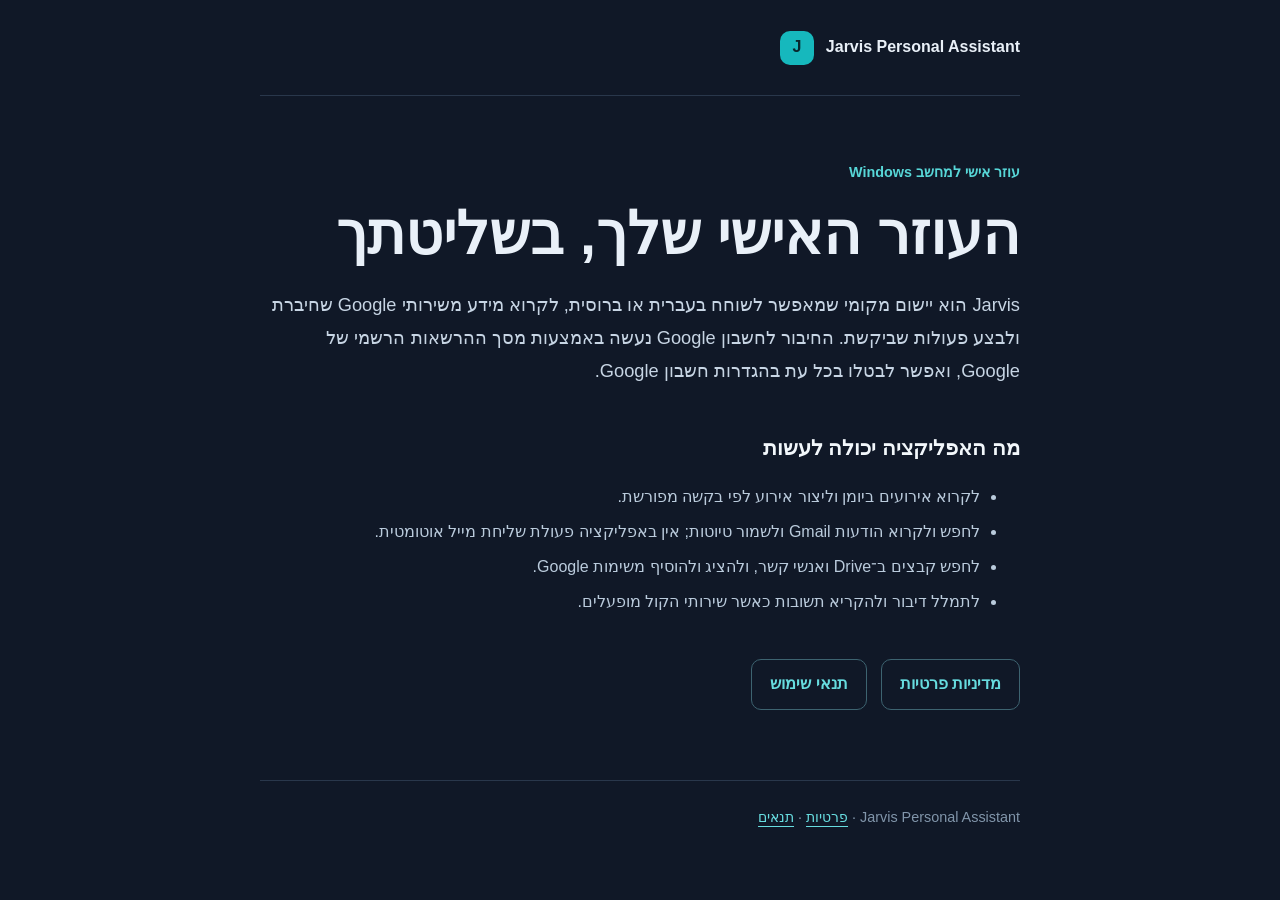
<file: index.html>
<!doctype html>
<html lang="he" dir="rtl">
<head>
  <meta charset="utf-8">
  <meta name="viewport" content="width=device-width,initial-scale=1">
  <meta name="description" content="מידע על Jarvis Personal Assistant, עוזר אישי מקומי למחשב Windows, ועל אופן השימוש שלו בהרשאות Google.">
  <meta name="theme-color" content="#101827">
  <link rel="icon" href="/favicon.svg" type="image/svg+xml">
  <link rel="stylesheet" href="/style.css">
  <title>Jarvis Personal Assistant — מידע על האפליקציה</title>
</head>
<body>
  <div class="wrap">
    <header><span class="mark">J</span><strong>Jarvis Personal Assistant</strong></header>
    <main>
      <p class="eyebrow">עוזר אישי למחשב Windows</p>
      <h1>העוזר האישי שלך, בשליטתך</h1>
      <p class="lead">Jarvis הוא יישום מקומי שמאפשר לשוחח בעברית או ברוסית, לקרוא מידע משירותי Google שחיברת ולבצע פעולות שביקשת. החיבור לחשבון Google נעשה באמצעות מסך ההרשאות הרשמי של Google, ואפשר לבטלו בכל עת בהגדרות חשבון Google.</p>
      <section aria-labelledby="capabilities">
        <h2 id="capabilities">מה האפליקציה יכולה לעשות</h2>
        <ul>
          <li>לקרוא אירועים ביומן וליצור אירוע לפי בקשה מפורשת.</li>
          <li>לחפש ולקרוא הודעות Gmail ולשמור טיוטות; אין באפליקציה פעולת שליחת מייל אוטומטית.</li>
          <li>לחפש קבצים ב־Drive ואנשי קשר, ולהציג ולהוסיף משימות Google.</li>
          <li>לתמלל דיבור ולהקריא תשובות כאשר שירותי הקול מופעלים.</li>
        </ul>
      </section>
      <section class="links" aria-label="מידע ומדיניות">
        <a href="/privacy.html">מדיניות פרטיות</a>
        <a href="/terms.html">תנאי שימוש</a>
      </section>
    </main>
    <footer>Jarvis Personal Assistant · <a href="/privacy.html">פרטיות</a> · <a href="/terms.html">תנאים</a></footer>
  </div>
</body>
</html>
</file>
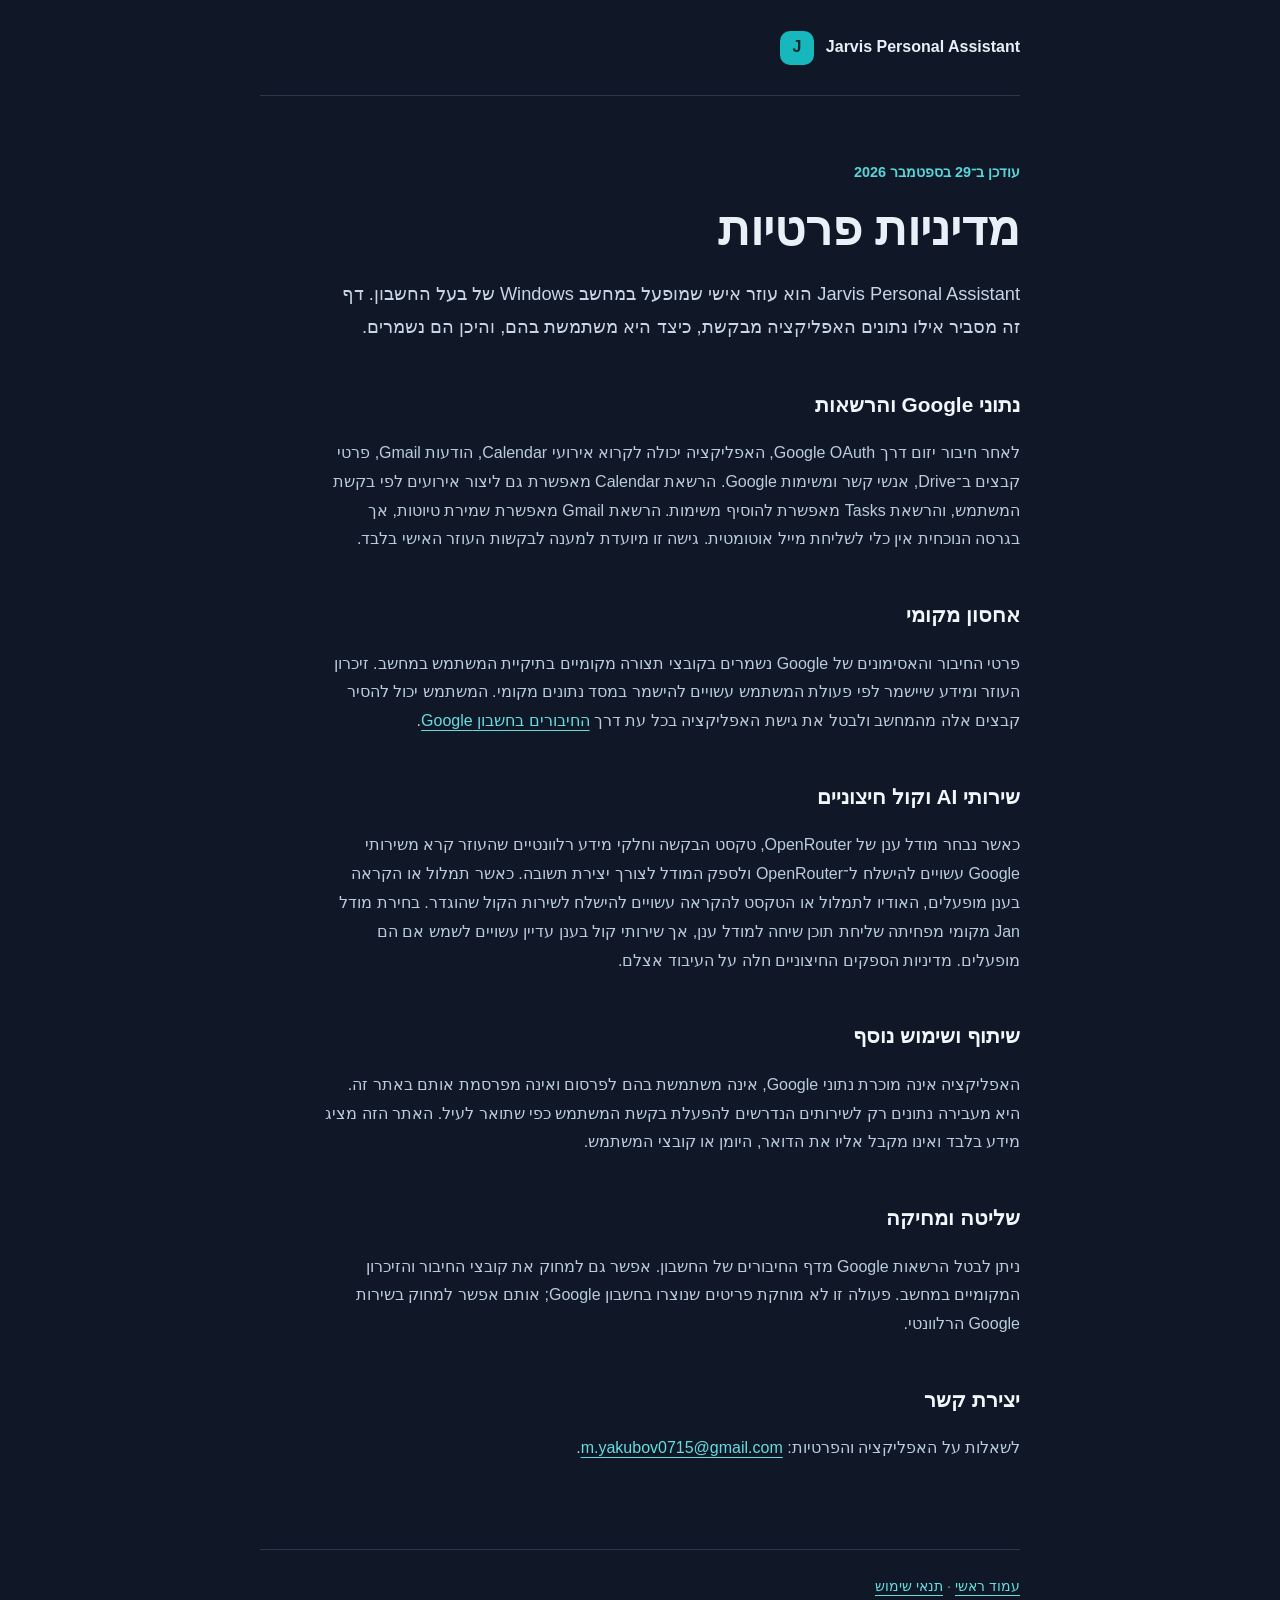
<file: privacy.html>
<!doctype html>
<html lang="he" dir="rtl">
<head>
  <meta charset="utf-8">
  <meta name="viewport" content="width=device-width,initial-scale=1">
  <meta name="description" content="מדיניות הפרטיות של Jarvis Personal Assistant: גישה לנתוני Google, אחסון מקומי ושירותי AI וקול.">
  <meta name="theme-color" content="#101827">
  <link rel="icon" href="/favicon.svg" type="image/svg+xml">
  <link rel="stylesheet" href="/style.css">
  <title>מדיניות פרטיות — Jarvis Personal Assistant</title>
</head>
<body>
  <div class="wrap">
    <header><a class="brand" href="/"><span class="mark">J</span><strong>Jarvis Personal Assistant</strong></a></header>
    <main class="document">
      <p class="eyebrow">עודכן ב־29 בספטמבר 2026</p>
      <h1>מדיניות פרטיות</h1>
      <p class="lead">Jarvis Personal Assistant הוא עוזר אישי שמופעל במחשב Windows של בעל החשבון. דף זה מסביר אילו נתונים האפליקציה מבקשת, כיצד היא משתמשת בהם, והיכן הם נשמרים.</p>
      <h2>נתוני Google והרשאות</h2>
      <p>לאחר חיבור יזום דרך Google OAuth, האפליקציה יכולה לקרוא אירועי Calendar, הודעות Gmail, פרטי קבצים ב־Drive, אנשי קשר ומשימות Google. הרשאת Calendar מאפשרת גם ליצור אירועים לפי בקשת המשתמש, והרשאת Tasks מאפשרת להוסיף משימות. הרשאת Gmail מאפשרת שמירת טיוטות, אך בגרסה הנוכחית אין כלי לשליחת מייל אוטומטית. גישה זו מיועדת למענה לבקשות העוזר האישי בלבד.</p>
      <h2>אחסון מקומי</h2>
      <p>פרטי החיבור והאסימונים של Google נשמרים בקובצי תצורה מקומיים בתיקיית המשתמש במחשב. זיכרון העוזר ומידע שיישמר לפי פעולת המשתמש עשויים להישמר במסד נתונים מקומי. המשתמש יכול להסיר קבצים אלה מהמחשב ולבטל את גישת האפליקציה בכל עת דרך <a href="https://myaccount.google.com/connections">החיבורים בחשבון Google</a>.</p>
      <h2>שירותי AI וקול חיצוניים</h2>
      <p>כאשר נבחר מודל ענן של OpenRouter, טקסט הבקשה וחלקי מידע רלוונטיים שהעוזר קרא משירותי Google עשויים להישלח ל־OpenRouter ולספק המודל לצורך יצירת תשובה. כאשר תמלול או הקראה בענן מופעלים, האודיו לתמלול או הטקסט להקראה עשויים להישלח לשירות הקול שהוגדר. בחירת מודל Jan מקומי מפחיתה שליחת תוכן שיחה למודל ענן, אך שירותי קול בענן עדיין עשויים לשמש אם הם מופעלים. מדיניות הספקים החיצוניים חלה על העיבוד אצלם.</p>
      <h2>שיתוף ושימוש נוסף</h2>
      <p>האפליקציה אינה מוכרת נתוני Google, אינה משתמשת בהם לפרסום ואינה מפרסמת אותם באתר זה. היא מעבירה נתונים רק לשירותים הנדרשים להפעלת בקשת המשתמש כפי שתואר לעיל. האתר הזה מציג מידע בלבד ואינו מקבל אליו את הדואר, היומן או קובצי המשתמש.</p>
      <h2>שליטה ומחיקה</h2>
      <p>ניתן לבטל הרשאות Google מדף החיבורים של החשבון. אפשר גם למחוק את קובצי החיבור והזיכרון המקומיים במחשב. פעולה זו לא מוחקת פריטים שנוצרו בחשבון Google; אותם אפשר למחוק בשירות Google הרלוונטי.</p>
      <h2>יצירת קשר</h2>
      <p>לשאלות על האפליקציה והפרטיות: <a href="mailto:m.yakubov0715@gmail.com">m.yakubov0715@gmail.com</a>.</p>
    </main>
    <footer><a href="/">עמוד ראשי</a> · <a href="/terms.html">תנאי שימוש</a></footer>
  </div>
</body>
</html>
</file>
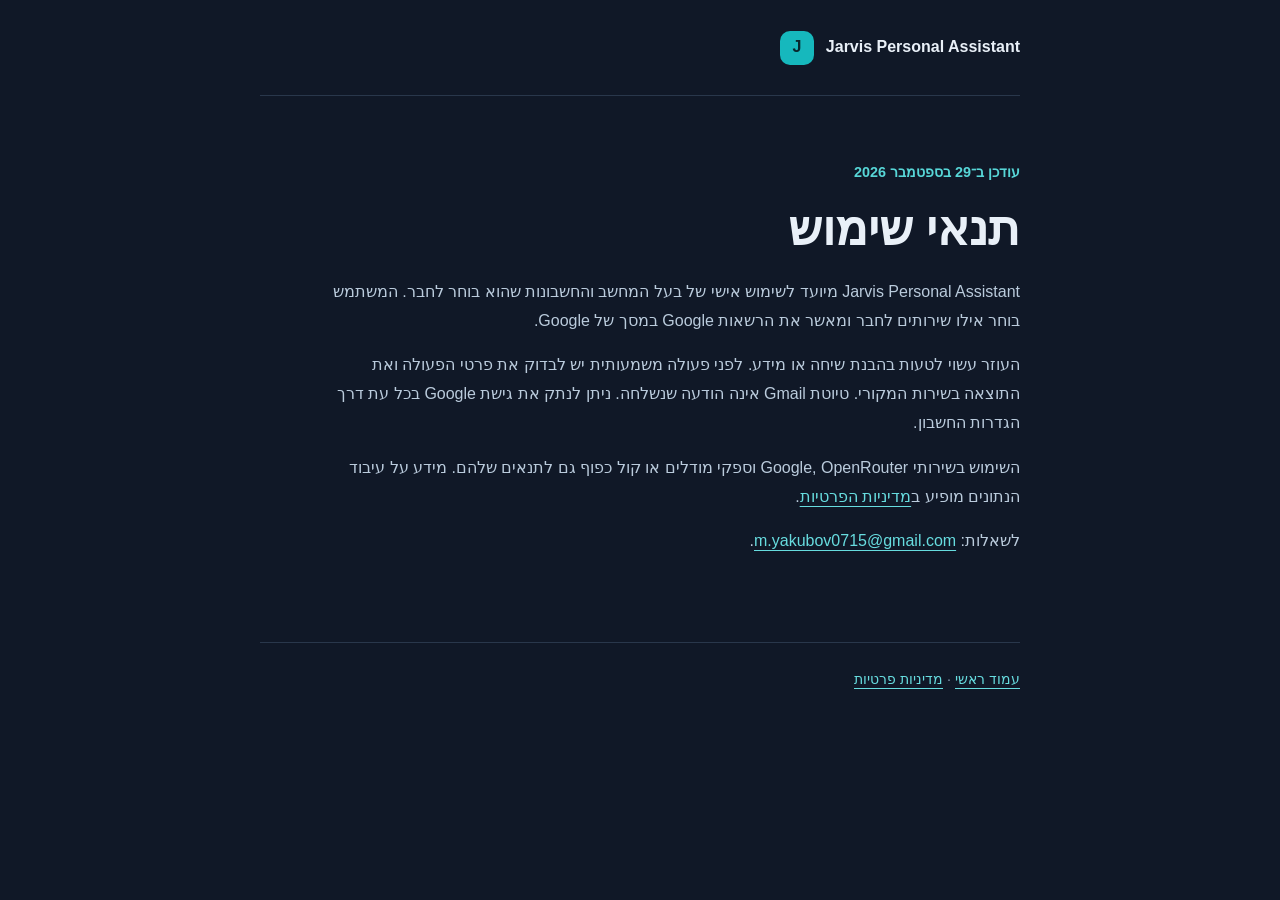
<file: terms.html>
<!doctype html>
<html lang="he" dir="rtl">
<head>
  <meta charset="utf-8">
  <meta name="viewport" content="width=device-width,initial-scale=1">
  <meta name="description" content="תנאי השימוש של Jarvis Personal Assistant, עוזר אישי מקומי.">
  <meta name="theme-color" content="#101827">
  <link rel="icon" href="/favicon.svg" type="image/svg+xml">
  <link rel="stylesheet" href="/style.css">
  <title>תנאי שימוש — Jarvis Personal Assistant</title>
</head>
<body>
  <div class="wrap">
    <header><a class="brand" href="/"><span class="mark">J</span><strong>Jarvis Personal Assistant</strong></a></header>
    <main class="document">
      <p class="eyebrow">עודכן ב־29 בספטמבר 2026</p>
      <h1>תנאי שימוש</h1>
      <p>Jarvis Personal Assistant מיועד לשימוש אישי של בעל המחשב והחשבונות שהוא בוחר לחבר. המשתמש בוחר אילו שירותים לחבר ומאשר את הרשאות Google במסך של Google.</p>
      <p>העוזר עשוי לטעות בהבנת שיחה או מידע. לפני פעולה משמעותית יש לבדוק את פרטי הפעולה ואת התוצאה בשירות המקורי. טיוטת Gmail אינה הודעה שנשלחה. ניתן לנתק את גישת Google בכל עת דרך הגדרות החשבון.</p>
      <p>השימוש בשירותי Google, OpenRouter וספקי מודלים או קול כפוף גם לתנאים שלהם. מידע על עיבוד הנתונים מופיע ב<a href="/privacy.html">מדיניות הפרטיות</a>.</p>
      <p>לשאלות: <a href="mailto:m.yakubov0715@gmail.com">m.yakubov0715@gmail.com</a>.</p>
    </main>
    <footer><a href="/">עמוד ראשי</a> · <a href="/privacy.html">מדיניות פרטיות</a></footer>
  </div>
</body>
</html>
</file>
<file: style.css>
:root{color-scheme:dark;font-family:Arial,"Noto Sans Hebrew",sans-serif;background:#101827;color:#e9f0f8}*{box-sizing:border-box}body{margin:0;line-height:1.8}.wrap{width:min(100% - 40px,760px);margin:auto}header{display:flex;align-items:center;gap:12px;min-height:96px;border-bottom:1px solid #29374b;direction:ltr;justify-content:flex-end}.brand{display:flex;align-items:center;gap:12px;color:inherit;text-decoration:none}.mark{display:grid;place-items:center;width:34px;height:34px;border-radius:10px;background:#16b8bd;color:#09272d;font-weight:800}main{padding:50px 0 70px}h1{font-size:clamp(2rem,6vw,3.6rem);line-height:1.15;margin:12px 0 22px}h2{font-size:1.3rem;margin:42px 0 10px;color:#f2f7fb}.eyebrow{color:#57d6d7;font-weight:700;font-size:.9rem}.lead{font-size:1.14rem;color:#c7d5e4}p,li{color:#bacbdc}li{margin:.4rem 0}a{color:#67dcdf;text-underline-offset:4px}.links{display:flex;flex-wrap:wrap;gap:14px;margin-top:42px}.links a{border:1px solid #3d6370;border-radius:10px;padding:10px 18px;text-decoration:none;font-weight:700}.links a:hover,.links a:focus-visible{background:#1d3943}footer{border-top:1px solid #29374b;padding:24px 0 50px;color:#8195aa;font-size:.9rem}.document{max-width:700px}.document h1{font-size:clamp(2rem,5vw,3rem)}@media(max-width:600px){.wrap{width:min(100% - 28px,760px)}main{padding:36px 0 52px}header{min-height:72px}}
</file>
